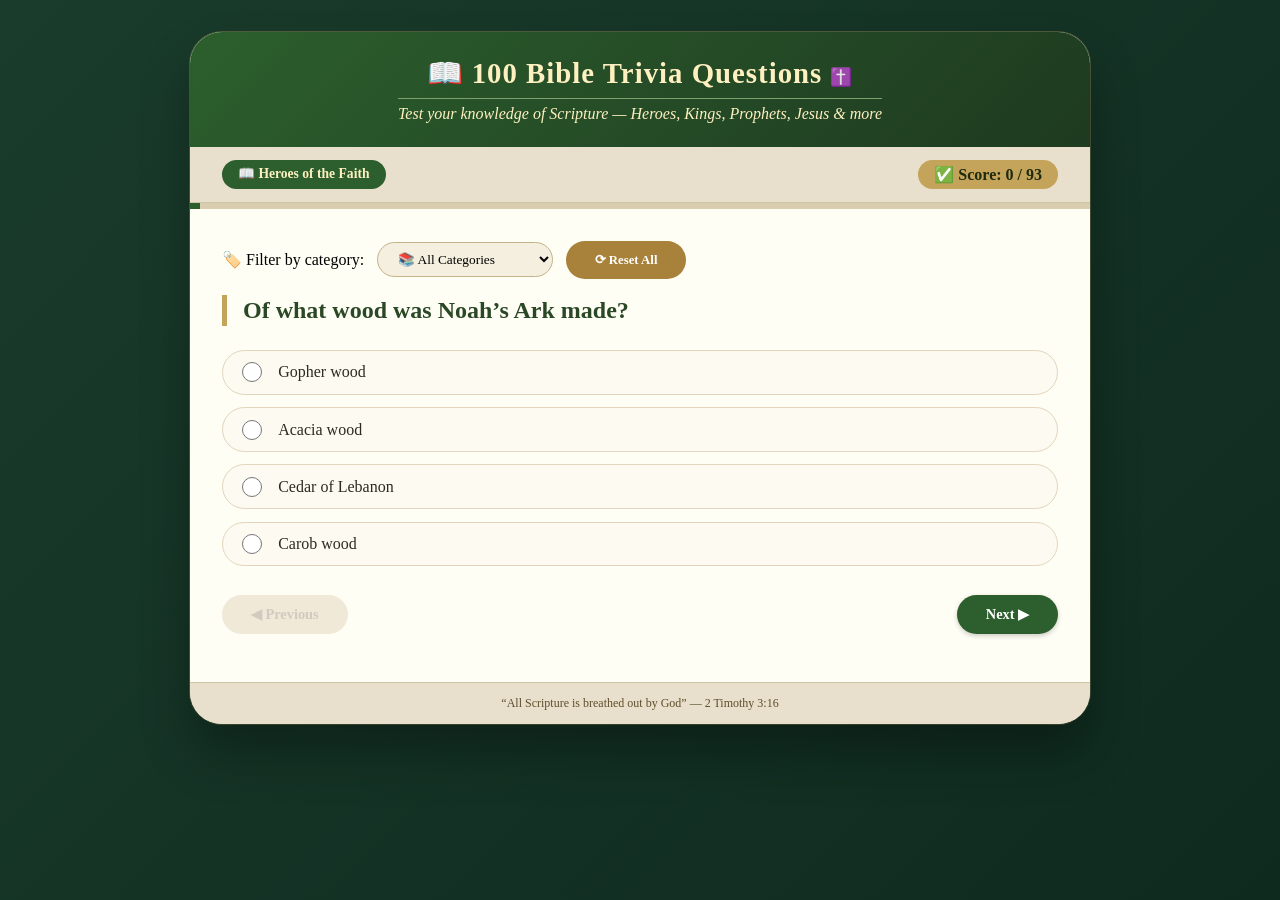
<file: bible-quiz-100.html>
<!DOCTYPE html>
<html lang="en">
<head>
    <meta charset="UTF-8">
    <meta name="viewport" content="width=device-width, initial-scale=1.0, user-scalable=yes">
    <title>100 Bible Trivia Questions | Mega Biblical Quiz</title>
    <style>
        * {
            margin: 0;
            padding: 0;
            box-sizing: border-box;
        }

        body {
            font-family: 'Segoe UI', 'Georgia', 'Times New Roman', serif;
            background: linear-gradient(135deg, #1a3c2c 0%, #0e2a1e 100%);
            min-height: 100vh;
            padding: 2rem 1rem;
        }

        .quiz-wrapper {
            max-width: 900px;
            margin: 0 auto;
        }

        /* main card */
        .quiz-card {
            background: #fffef5;
            border-radius: 2rem;
            box-shadow: 0 30px 50px rgba(0, 0, 0, 0.3), 0 0 0 1px rgba(210, 180, 110, 0.3);
            overflow: hidden;
        }

        /* header */
        .quiz-header {
            background: #2c5f2d;
            background: linear-gradient(135deg, #2c5f2d, #1e3a20);
            padding: 1.5rem 2rem;
            text-align: center;
            color: #fef0c0;
        }

        .quiz-header h1 {
            font-size: 1.8rem;
            letter-spacing: 1px;
        }

        .quiz-header h1 span {
            font-size: 1.1rem;
            opacity: 0.9;
        }

        .quiz-header p {
            margin-top: 0.5rem;
            font-style: italic;
            border-top: 1px solid #7da06e;
            display: inline-block;
            padding-top: 0.4rem;
        }

        /* stats bar */
        .stats-bar {
            background: #e8dfcc;
            padding: 0.8rem 2rem;
            display: flex;
            justify-content: space-between;
            flex-wrap: wrap;
            gap: 0.5rem;
            border-bottom: 1px solid #cfc3a8;
            font-weight: 600;
            color: #3a2c1a;
        }

        .category-badge {
            background: #2c5f2d;
            color: #ffefc0;
            padding: 0.3rem 1rem;
            border-radius: 30px;
            font-size: 0.85rem;
        }

        .score-badge {
            background: #c4a35a;
            padding: 0.3rem 1rem;
            border-radius: 30px;
            color: #1e2a0e;
        }

        .progress-container {
            background: #d9ceb0;
            height: 6px;
            width: 100%;
        }

        .progress-fill {
            background: #2c5f2d;
            height: 6px;
            width: 0%;
            transition: width 0.3s;
        }

        /* main content */
        .quiz-body {
            padding: 2rem;
        }

        .question-text {
            font-size: 1.5rem;
            font-weight: 600;
            color: #2a4825;
            margin-bottom: 1.5rem;
            line-height: 1.3;
            border-left: 5px solid #c4a35a;
            padding-left: 1rem;
        }

        .options-list {
            list-style: none;
            margin: 1rem 0 1.8rem;
        }

        .option-item {
            background: #fdfaf2;
            border: 1px solid #e2d5bc;
            border-radius: 60px;
            margin-bottom: 0.8rem;
            padding: 0.7rem 1.2rem;
            display: flex;
            align-items: center;
            cursor: pointer;
            transition: all 0.2s;
        }

        .option-item:hover {
            background: #f6efdf;
            border-color: #b68b40;
            transform: translateX(4px);
        }

        .option-radio {
            width: 20px;
            height: 20px;
            margin-right: 1rem;
            accent-color: #2c5f2d;
            cursor: pointer;
        }

        .option-text {
            font-size: 1rem;
            color: #2c2b1f;
            cursor: pointer;
            flex: 1;
        }

        .nav-buttons {
            display: flex;
            justify-content: space-between;
            gap: 1rem;
            margin: 1.5rem 0 1rem;
        }

        button {
            background: #e2d5bd;
            border: none;
            padding: 0.7rem 1.8rem;
            border-radius: 40px;
            font-weight: bold;
            font-size: 0.9rem;
            cursor: pointer;
            transition: 0.2s;
            font-family: inherit;
        }

        button.primary {
            background: #2c5f2d;
            color: white;
            box-shadow: 0 2px 5px rgba(0,0,0,0.2);
        }

        button.primary:hover {
            background: #1f4520;
            transform: translateY(-2px);
        }

        button:disabled {
            opacity: 0.5;
            cursor: not-allowed;
        }

        .category-selector {
            margin-bottom: 1rem;
            display: flex;
            align-items: center;
            gap: 0.8rem;
            flex-wrap: wrap;
        }

        .category-selector select {
            background: #f4efdf;
            border: 1px solid #c4b28a;
            padding: 0.5rem 1rem;
            border-radius: 30px;
            font-family: inherit;
            font-weight: 500;
            cursor: pointer;
        }

        .reset-btn {
            background: #a8813a;
            color: white;
            font-size: 0.8rem;
        }

        .result-area {
            text-align: center;
            padding: 1rem;
        }

        .final-score-circle {
            background: #2c5f2d;
            color: #f7efc3;
            font-size: 3rem;
            font-weight: bold;
            display: inline-block;
            padding: 0.5rem 2rem;
            border-radius: 80px;
            margin: 1rem 0;
        }

        .message-final {
            background: #eee5d4;
            border-radius: 1.5rem;
            padding: 1.5rem;
            margin: 1.5rem 0;
            font-size: 1.1rem;
        }

        footer {
            background: #e8dfcc;
            text-align: center;
            padding: 0.8rem;
            font-size: 0.75rem;
            color: #5e4e2b;
            border-top: 1px solid #cfc3a8;
        }

        @media (max-width: 600px) {
            .quiz-body {
                padding: 1.2rem;
            }
            .question-text {
                font-size: 1.2rem;
            }
            .option-text {
                font-size: 0.9rem;
            }
        }
    </style>
</head>
<body>
<div class="quiz-wrapper">
    <div class="quiz-card" id="quizApp">
        <div class="quiz-header">
            <h1>📖 100 Bible Trivia Questions <span>✝️</span></h1>
            <p>Test your knowledge of Scripture — Heroes, Kings, Prophets, Jesus & more</p>
        </div>
        <div id="dynamicContent"></div>
        <footer>“All Scripture is breathed out by God” — 2 Timothy 3:16</footer>
    </div>
</div>

<script>
    // ========================
    // FULL 100 BIBLE QUESTIONS
    // ========================
    const QUIZ_DATA = [
        // ---- HEROES OF THE FAITH (Noah, Joseph, Moses, David, Paul) - 20 questions ----
        { category: "Heroes of the Faith", text: "Of what wood was Noah’s Ark made?", options: ["Gopher wood", "Acacia wood", "Cedar of Lebanon", "Carob wood"], correct: 0 },
        { category: "Heroes of the Faith", text: "How long was the ark (in cubits)?", options: ["500 cubits", "100 cubits", "300 cubits", "250 cubits"], correct: 2 },
        { category: "Heroes of the Faith", text: "For how long did the flood rain fall?", options: ["80 days", "12 days", "107 days", "40 days and 40 nights"], correct: 3 },
        { category: "Heroes of the Faith", text: "How long did the flood cover the earth?", options: ["19 days", "150 days", "50 days", "15 days"], correct: 1 },
        { category: "Heroes of the Faith", text: "How old was Joseph when his brethren sold him into slavery?", options: ["69", "23", "17", "90"], correct: 2 },
        { category: "Heroes of the Faith", text: "Who suggested that Joseph interpret Pharaoh's dreams?", options: ["Potiphar", "The cupbearer", "Judah", "The baker"], correct: 1 },
        { category: "Heroes of the Faith", text: "What are the names of Joseph’s two sons?", options: ["John & Mark", "Cain & Abel", "Ephraim & Manasseh", "Dan & Naphtali"], correct: 2 },
        { category: "Heroes of the Faith", text: "How long did Moses’s mother hide him?", options: ["13 months", "10 months", "3 months", "7 months"], correct: 2 },
        { category: "Heroes of the Faith", text: "Who was Moses’s father-in-law?", options: ["Laban", "Mordechai", "Jethro", "Cyrus"], correct: 2 },
        { category: "Heroes of the Faith", text: "Name of Aaron’s (Moses's brother) wife?", options: ["Elisheba", "Miriam", "Zipporah", "Deborah"], correct: 0 },
        { category: "Heroes of the Faith", text: "How old was Moses when he said 'Let my people go'?", options: ["80 years", "18 years", "13 years", "39 years"], correct: 0 },
        { category: "Heroes of the Faith", text: "First of the ten plagues?", options: ["Frogs", "Water turned to blood", "Lice", "Darkness"], correct: 1 },
        { category: "Heroes of the Faith", text: "Where was Moses buried?", options: ["In Canaan", "In a cave", "Valley of Moab", "In the desert"], correct: 2 },
        { category: "Heroes of the Faith", text: "What was the height of Goliath?", options: ["Six cubits and a span", "Seven cubits", "Nine cubits", "Five cubits"], correct: 0 },
        { category: "Heroes of the Faith", text: "In which cave did David seek refuge from Saul?", options: ["Cave at Makkedah", "Cave of Machpelah", "Cave of Adullam", "Dambulla Cave"], correct: 2 },
        { category: "Heroes of the Faith", text: "Chief of the three mighty men of David?", options: ["Jonathan", "Benaiah", "Josheb-basshebeth", "Abishai"], correct: 2 },
        { category: "Heroes of the Faith", text: "Who restored Paul’s sight after the Lord blinded him?", options: ["Peter", "Luke", "Ananias", "Matthew"], correct: 2 },
        { category: "Heroes of the Faith", text: "How did Paul escape Damascus?", options: ["In a basket through wall", "Angel lifted him", "Earthquake", "Silas rescued him"], correct: 0 },
        { category: "Heroes of the Faith", text: "Where was Paul stoned?", options: ["Melita", "Damascus", "Galilee", "Lystra"], correct: 3 },
        { category: "Heroes of the Faith", text: "What was Paul’s occupation?", options: ["Carpentry", "Tentmaking", "Stonemasonry", "Fishing"], correct: 1 },

        // ---- CHILDREN OF ISRAEL (6 questions) ----
        { category: "Children of Israel", text: "Total number of the children of Israel that went down to Egypt?", options: ["1000", "70", "53", "560"], correct: 1 },
        { category: "Children of Israel", text: "How long were the children of Israel in Egypt?", options: ["150 years", "40 years", "430 years", "666 years"], correct: 2 },
        { category: "Children of Israel", text: "How were they guided in the wilderness?", options: ["Pillar of cloud/fire", "Voice of God", "Moses", "Aaron's rod"], correct: 0 },
        { category: "Children of Israel", text: "How long in wilderness of Shur before finding water?", options: ["5 days", "15 days", "3 days", "7 days"], correct: 2 },
        { category: "Children of Israel", text: "Upon what mountain was Israel cursed?", options: ["Moriah", "Zion", "Carmel", "Ebal"], correct: 3 },
        { category: "Children of Israel", text: "How long were the children of Israel in captivity?", options: ["70 years", "49 years", "59 years", "100 years"], correct: 0 },

        // ---- KINGS (12 questions) ----
        { category: "Kings", text: "What were Solomon’s other names?", options: ["Jedediah & Lemuel", "Joab & Lemuel", "Jedediah & Joab", "Lemuel & Jeremiah"], correct: 0 },
        { category: "Kings", text: "Which king made two golden calves?", options: ["Jeroboam", "Jehu", "Joktan", "Joram"], correct: 0 },
        { category: "Kings", text: "Who was the most wicked king of Israel?", options: ["Ahab", "Abimelech", "Manasseh", "Menahem"], correct: 0 },
        { category: "Kings", text: "Two kings disguised and slain by archers?", options: ["Ahab & Zedekiah", "Enosh & Zedekiah", "Japeth & Josiah", "Ahab & Josiah"], correct: 3 },
        { category: "Kings", text: "What king was killed by his own sons?", options: ["Manasseh", "Sennacherib", "Ahaz", "Jotham"], correct: 1 },
        { category: "Kings", text: "King of Judah overtaken, eyes put out?", options: ["Zedekiah", "Jehoram", "Abijah", "Rehoboam"], correct: 0 },
        { category: "Kings", text: "Whose name meant 'peaceable'?", options: ["Manasseh", "Josiah", "Solomon", "David"], correct: 2 },
        { category: "Kings", text: "Made king of Judah at seven years old?", options: ["Jehoshaphat", "Hosea", "Joash", "Ahaz"], correct: 2 },
        { category: "Kings", text: "What king did God smite with leprosy?", options: ["Athaliah", "Jehoram", "Amaziah", "Uzziah"], correct: 3 },
        { category: "Kings", text: "King who burned his children in fire?", options: ["Abimelech", "Ahab", "Menahem", "Ahaz"], correct: 3 },
        { category: "Kings", text: "King on throne of Judah at eight years old?", options: ["Adonibezek", "Jehoiachin", "Joash", "David"], correct: 1 },
        { category: "Kings", text: "Name of king of Judah who had eyes put out and imprisoned for life?", options: ["Zedekiah", "Absalom", "Jehoshaphat", "Abimelech"], correct: 0 },

        // ---- PROPHETS (8 questions) ----
        { category: "Prophets", text: "What was the first prophecy?", options: ["End of age", "Victory over Satan (seed of woman)", "Second coming", "Destruction of temple"], correct: 1 },
        { category: "Prophets", text: "Aged prophet’s hands upheld for victory?", options: ["Elisha", "Elijah", "Moses", "Hosea"], correct: 2 },
        { category: "Prophets", text: "Who foretold the result of ten tribes of Israel?", options: ["Isaiah", "Nahum", "Ahijah", "Nehemiah"], correct: 2 },
        { category: "Prophets", text: "Who prophesied Judah carried captive to Babylon?", options: ["Zechariah", "Nahum", "Jeremiah", "Haggai"], correct: 2 },
        { category: "Prophets", text: "Which prophet was carried captive to Babylon?", options: ["Ezekiel", "Malachi", "Nehemiah", "Zechariah"], correct: 0 },
        { category: "Prophets", text: "Prophet suspended by a lock of hair?", options: ["Daniel", "Ezekiel", "Joel", "Elisha"], correct: 1 },
        { category: "Prophets", text: "Prophet sent as missionary to Ninevites?", options: ["Jonah", "Paul", "Elon", "Malachi"], correct: 0 },
        { category: "Prophets", text: "Destruction of Nineveh fulfilled whose prophecy?", options: ["Jonah", "Isaiah", "Daniel", "Nahum"], correct: 3 },

        // ---- JESUS AND HIS DISCIPLES (6) ----
        { category: "Jesus & Disciples", text: "Savior's last command to disciples?", options: ["Help widows", "Love others", "Make disciples of all nations", "Honor Sabbath"], correct: 2 },
        { category: "Jesus & Disciples", text: "Of whom did Jesus say 'I will make you fishers of men'?", options: ["Matthew, Peter, Simeon", "Simeon, Peter, Andrew", "James, Peter, Andrew", "Thomas, Matthew, Peter"], correct: 1 },
        { category: "Jesus & Disciples", text: "Two promises Jesus made when about to leave?", options: ["Heaven & return", "Salvation & Comforter", "Riches & place", "Comforter & His return"], correct: 3 },
        { category: "Jesus & Disciples", text: "Which apostle said he'd left all to follow Christ?", options: ["Matthew", "James", "John", "Peter"], correct: 3 },
        { category: "Jesus & Disciples", text: "Who took Judas’s place among the twelve?", options: ["Matthias", "Stephen", "Jude", "Paul"], correct: 0 },
        { category: "Jesus & Disciples", text: "Which apostle first suffered martyrdom?", options: ["Andrew", "Thomas", "James", "Paul"], correct: 2 },

        // ---- WHO GOD IS (7) ----
        { category: "Who God Is", text: "First words God spoke to man?", options: ["Rule the earth", "Fill the earth", "Be fruitful and multiply", "Love neighbor"], correct: 2 },
        { category: "Who God Is", text: "Meaning of Jehovah Shammah?", options: ["Jehovah is there", "Jehovah is here", "Jehovah is near", "Jehovah is with us"], correct: 0 },
        { category: "Who God Is", text: "How did God manifest presence at temple dedication?", options: ["Fire from heaven", "Cloud", "Rain", "Thunder"], correct: 0 },
        { category: "Who God Is", text: "Three occasions Jesus wept?", options: ["Gethsemane/Bethlehem", "Jerusalem/Nazareth", "Lazarus/Jerusalem/Gethsemane", "Lazarus/Jerusalem/Bethlehem"], correct: 2 },
        { category: "Who God Is", text: "First & last words of Savior on earth?", options: ["I am the Way... / Father forgive", "Why were you searching... / It is finished", "Love the Lord... / Father into your hands", "I am the Way... / It is finished"], correct: 1 },
        { category: "Who God Is", text: "With whom did Savior spend his last Sabbath?", options: ["Apostles", "Peter, James, John", "Simon the leper", "Mark and Luke"], correct: 2 },
        { category: "Who God Is", text: "Who is called the light of the world?", options: ["Moses", "Jesus", "John", "Abraham"], correct: 1 },

        // ---- FRUIT OF FAITH (11) ----
        { category: "Fruit of Faith", text: "When was Sabbath first instituted?", options: ["By Noah after flood", "By God after creation", "By Adam in Eden", "By Moses at commandments"], correct: 1 },
        { category: "Fruit of Faith", text: "First confession to the Lord recorded?", options: ["Abram", "Jacob", "Adam", "Moses"], correct: 1 },
        { category: "Fruit of Faith", text: "Who killed 600 Philistines with an ox goad?", options: ["David", "Jonathan", "Shamgar", "Samson"], correct: 2 },
        { category: "Fruit of Faith", text: "First recorded person raised from death to life?", options: ["Tabitha", "Jesus", "Lazarus", "Son of Zarephath’s daughter"], correct: 3 },
        { category: "Fruit of Faith", text: "Who ate meal prepared by angel, sustained 40 days?", options: ["Manoah", "Joseph", "Elijah", "Moses"], correct: 2 },
        { category: "Fruit of Faith", text: "What is the whole duty of man?", options: ["Be fruitful", "Love enemies", "Take care of earth", "Fear God & keep commandments"], correct: 3 },
        { category: "Fruit of Faith", text: "Three men who stood almost alone in godliness?", options: ["Abraham, Daniel, Job", "Joseph, Jacob, Daniel", "Jacob, Noah, Joseph", "Noah, Daniel, Job"], correct: 3 },
        { category: "Fruit of Faith", text: "Who beheld vision of valley of dry bones?", options: ["Jeremiah", "Ezekiel", "Joseph", "Daniel"], correct: 1 },
        { category: "Fruit of Faith", text: "Who was compelled to bear cross of Christ?", options: ["Joseph", "John", "Peter", "Simon"], correct: 3 },
        { category: "Fruit of Faith", text: "Woman who continued in prayer day & night in temple?", options: ["Drusilla", "Mary", "Anna", "Lydia"], correct: 2 },
        { category: "Fruit of Faith", text: "Who was the first Christian martyr?", options: ["Stephen", "Peter", "John", "Paul"], correct: 0 },

        // ---- PUNISHMENTS (8) ----
        { category: "Punishments & Events", text: "Who lost lives for using 'strange' fire?", options: ["Nadab & Abihu", "Jacob & Esau", "Ahab & Zedekiah", "Sisera & Barek"], correct: 0 },
        { category: "Punishments & Events", text: "Man of Israel stoned for blasphemy?", options: ["Son of Isaac", "Methuselah", "Son of Shelomith", "Kenan"], correct: 2 },
        { category: "Punishments & Events", text: "Three men swallowed alive in a pit?", options: ["Korah, Dathan, Hadad", "Jetur, Dathan, Abiram", "Korah, Dathan, Abiram", "Korah, Dathan, Rachab"], correct: 2 },
        { category: "Punishments & Events", text: "What tribe had no inheritance in promised land?", options: ["Reubenites", "Levites", "Gadites", "Manassa"], correct: 1 },
        { category: "Punishments & Events", text: "Who was punished with death for touching the ark?", options: ["Caleb", "Naaman", "Uzza", "Obed"], correct: 2 },
        { category: "Punishments & Events", text: "Woman who murdered grandchildren and usurped kingdom?", options: ["Jezebel", "Rahab", "Athaliah", "Anna"], correct: 2 },
        { category: "Punishments & Events", text: "Man who invited his murderer to a feast?", options: ["Jesse", "Gedaliah", "Gideon", "Dan"], correct: 1 },

        // ---- WARS AND CONFLICT (4) ----
        { category: "Wars & Conflict", text: "City taken by stratagem, burned with 12,000 women/children?", options: ["Nineveh", "Thessalonica", "Ai", "Bethel"], correct: 2 },
        { category: "Wars & Conflict", text: "How many Philistines did Samson slay with jawbone?", options: ["1,000", "40", "666", "2,000"], correct: 0 },
        { category: "Wars & Conflict", text: "Warrior whose hand stuck to sword hilt?", options: ["Elijah", "Jabez", "Eleazar", "Cush"], correct: 2 },
        { category: "Wars & Conflict", text: "Who commanded largest army recorded in Bible?", options: ["Zedekiah", "Ahab", "Asa", "Amon"], correct: 2 },

        // ---- PROMISE AND PRIVILEGE (3) ----
        { category: "Promise & Privilege", text: "God promised whose children as stars in heaven?", options: ["Abraham", "Jacob", "Moses", "Jethro"], correct: 0 },
        { category: "Promise & Privilege", text: "Of whom not of Abraham's seed did God say 'I will make him a great nation'?", options: ["Zelophehad", "Ishmael", "Esau", "Caleb"], correct: 1 },
        { category: "Promise & Privilege", text: "Three major promises to Abraham?", options: ["Wealth,blessing,stars", "Seed, land, blessing", "Blessing,health,birthright", "Priesthood,wealth,health"], correct: 1 },

        // ---- FUN FACTS (9) ----
        { category: "Fun Facts", text: "What guarded Garden of Eden after expulsion?", options: ["Pillar of fire", "Cherubim & flaming sword", "Giant wall", "Leviathan"], correct: 1 },
        { category: "Fun Facts", text: "First city mentioned in the Bible?", options: ["Babylon", "Nineveh", "Enoch", "Sodom"], correct: 2 },
        { category: "Fun Facts", text: "City to which Lot escaped at destruction of Sodom?", options: ["Golon", "Zoar", "Silo", "Cabul"], correct: 1 },
        { category: "Fun Facts", text: "How many cities given to Levites?", options: ["56", "48", "34", "99"], correct: 1 },
        { category: "Fun Facts", text: "Two men hid in a well to save their lives?", options: ["Jonathan & Ahimaaz", "Gideon & Phurah", "Saul & Jonathan", "David & Jonathan"], correct: 0 },
        { category: "Fun Facts", text: "Queen described as 'that wicked woman'?", options: ["Lydia", "Esther", "Athaliah", "Jezebel"], correct: 2 },
        { category: "Fun Facts", text: "Book written without mentioning name of God?", options: ["Song of Solomon", "Esther", "Ruth", "Haggai"], correct: 1 },
        { category: "Fun Facts", text: "Other nation besides Israel scattered to every people?", options: ["Egypt", "Lebanon", "Syria", "Elam"], correct: 3 },
        { category: "Fun Facts", text: "First Christian convert in Europe?", options: ["Lydia", "Phoebe", "Priscilla", "Salome"], correct: 0 }
    ];

    // Application state
    let currentIndex = 0;
    let userSelections = new Array(QUIZ_DATA.length).fill(null);
    let quizFinished = false;
    let currentCategoryFilter = "all";

    // Helper: get unique categories
    function getAllCategories() {
        const cats = [...new Set(QUIZ_DATA.map(q => q.category))];
        return cats.sort();
    }

    function getFilteredIndices() {
        if (currentCategoryFilter === "all") {
            return Array.from({ length: QUIZ_DATA.length }, (_, i) => i);
        }
        return QUIZ_DATA.reduce((acc, q, idx) => {
            if (q.category === currentCategoryFilter) acc.push(idx);
            return acc;
        }, []);
    }

    function getCurrentDisplayIndex() {
        const filtered = getFilteredIndices();
        return filtered[currentIndex] !== undefined ? filtered[currentIndex] : (filtered[0] ?? 0);
    }

    function getTotalFiltered() {
        return getFilteredIndices().length;
    }

    function render() {
        const container = document.getElementById("dynamicContent");
        if (!container) return;

        if (quizFinished) {
            renderResultScreen(container);
            return;
        }

        const filteredIndices = getFilteredIndices();
        if (filteredIndices.length === 0) {
            container.innerHTML = `<div class="quiz-body"><p class="question-text">No questions in this category.</p><button id="resetCategoryBtn" class="reset-btn">Show All Categories</button></div>`;
            const btn = document.getElementById("resetCategoryBtn");
            if (btn) btn.onclick = () => { currentCategoryFilter = "all"; currentIndex = 0; render(); };
            return;
        }

        const realQIndex = filteredIndices[currentIndex];
        const question = QUIZ_DATA[realQIndex];
        const selectedVal = userSelections[realQIndex];
        const totalFiltered = filteredIndices.length;
        const answeredCount = userSelections.filter((val, idx) => val !== null && filteredIndices.includes(idx)).length;

        // Build options
        let optionsHtml = "";
        question.options.forEach((opt, optIdx) => {
            const isChecked = (selectedVal === optIdx);
            optionsHtml += `
                <li class="option-item" data-opt-index="${optIdx}">
                    <input type="radio" name="qOption" id="opt_${optIdx}" value="${optIdx}" class="option-radio" ${isChecked ? "checked" : ""}>
                    <label for="opt_${optIdx}" class="option-text">${escapeHtml(opt)}</label>
                </li>
            `;
        });

        const progressPercent = ((currentIndex + 1) / totalFiltered) * 100;
        const scoreSoFar = userSelections.reduce((acc, sel, idx) => {
            if (sel !== null && sel === QUIZ_DATA[idx].correct && filteredIndices.includes(idx)) acc++;
            return acc;
        }, 0);

        const categories = getAllCategories();
        const catOptions = categories.map(cat => `<option value="${cat}" ${currentCategoryFilter === cat ? "selected" : ""}>${cat}</option>`).join("");

        const html = `
            <div class="stats-bar">
                <span class="category-badge">📖 ${question.category}</span>
                <span class="score-badge">✅ Score: ${scoreSoFar} / ${totalFiltered}</span>
            </div>
            <div class="progress-container"><div class="progress-fill" style="width: ${progressPercent}%;"></div></div>
            <div class="quiz-body">
                <div class="category-selector">
                    <span>🏷️ Filter by category:</span>
                    <select id="categorySelect">
                        <option value="all">📚 All Categories</option>
                        ${catOptions}
                    </select>
                    <button id="resetProgressBtn" class="reset-btn">⟳ Reset All</button>
                </div>
                <div class="question-text">${escapeHtml(question.text)}</div>
                <ul class="options-list" id="optionsList">
                    ${optionsHtml}
                </ul>
                <div class="nav-buttons">
                    <button id="prevBtn" ${currentIndex === 0 ? "disabled" : ""}>◀ Previous</button>
                    <button id="nextBtn" class="primary">${currentIndex === totalFiltered - 1 ? "Finish Quiz" : "Next ▶"}</button>
                </div>
            </div>
        `;

        container.innerHTML = html;

        // attach events
        const radios = document.querySelectorAll('input[name="qOption"]');
        radios.forEach(radio => {
            radio.addEventListener('change', (e) => {
                const selected = parseInt(e.target.value);
                userSelections[realQIndex] = selected;
                render(); // re-render to show updated progress
            });
        });

        const optionItems = document.querySelectorAll('.option-item');
        optionItems.forEach(item => {
            item.addEventListener('click', (e) => {
                if (e.target.tagName !== 'INPUT') {
                    const radio = item.querySelector('.option-radio');
                    if (radio) {
                        radio.checked = true;
                        radio.dispatchEvent(new Event('change', { bubbles: true }));
                    }
                }
            });
        });

        document.getElementById('prevBtn')?.addEventListener('click', () => {
            if (currentIndex > 0) {
                currentIndex--;
                render();
            }
        });
        document.getElementById('nextBtn')?.addEventListener('click', () => {
            if (currentIndex === totalFiltered - 1) {
                quizFinished = true;
                render();
            } else {
                if (currentIndex < totalFiltered - 1) {
                    currentIndex++;
                    render();
                }
            }
        });
        document.getElementById('categorySelect')?.addEventListener('change', (e) => {
            currentCategoryFilter = e.target.value;
            currentIndex = 0;
            render();
        });
        document.getElementById('resetProgressBtn')?.addEventListener('click', () => {
            userSelections = new Array(QUIZ_DATA.length).fill(null);
            currentIndex = 0;
            quizFinished = false;
            render();
        });
    }

    function renderResultScreen(container) {
        const filteredIndices = getFilteredIndices();
        let totalPossible = filteredIndices.length;
        let correctCount = 0;
        for (let idx of filteredIndices) {
            if (userSelections[idx] !== null && userSelections[idx] === QUIZ_DATA[idx].correct) correctCount++;
        }
        const percent = Math.round((correctCount / totalPossible) * 100);
        let message = "";
        if (percent === 100) message = "🌟 Perfect! You truly know the Word! 🌟";
        else if (percent >= 80) message = "📖 Excellent! A student of Scripture!";
        else if (percent >= 60) message = "👍 Good effort! Keep studying God's Word.";
        else message = "🌱 Keep reading your Bible — growth comes with time!";

        const categories = getAllCategories();
        const catOptions = categories.map(cat => `<option value="${cat}" ${currentCategoryFilter === cat ? "selected" : ""}>${cat}</option>`).join("");

        const html = `
            <div class="stats-bar"><span>🏆 Quiz Complete 🏆</span><span>📊 ${correctCount}/${totalPossible}</span></div>
            <div class="quiz-body result-area">
                <div class="category-selector">
                    <span>🏷️ Category:</span>
                    <select id="resultCategorySelect">
                        <option value="all">📚 All Categories</option>
                        ${catOptions}
                    </select>
                    <button id="restartFromResultBtn" class="reset-btn">⟳ New Quiz</button>
                </div>
                <div class="final-score-circle">${correctCount} / ${totalPossible}</div>
                <div style="font-size:1.3rem;">${percent}% accuracy</div>
                <div class="message-final">${message}</div>
                <button id="retakeBtn" class="primary" style="padding:0.8rem 2rem;">📖 Take Quiz Again</button>
            </div>
        `;
        container.innerHTML = html;

        document.getElementById("resultCategorySelect")?.addEventListener('change', (e) => {
            currentCategoryFilter = e.target.value;
            currentIndex = 0;
            quizFinished = false;
            render();
        });
        document.getElementById("restartFromResultBtn")?.addEventListener('click', () => {
            userSelections = new Array(QUIZ_DATA.length).fill(null);
            currentIndex = 0;
            quizFinished = false;
            render();
        });
        document.getElementById("retakeBtn")?.addEventListener('click', () => {
            userSelections = new Array(QUIZ_DATA.length).fill(null);
            currentIndex = 0;
            quizFinished = false;
            render();
        });
    }

    function escapeHtml(str) {
        return str.replace(/[&<>]/g, function(m) {
            if (m === '&') return '&amp;';
            if (m === '<') return '&lt;';
            if (m === '>') return '&gt;';
            return m;
        });
    }

    // start
    render();
</script>
</body>
</html>
</file>
